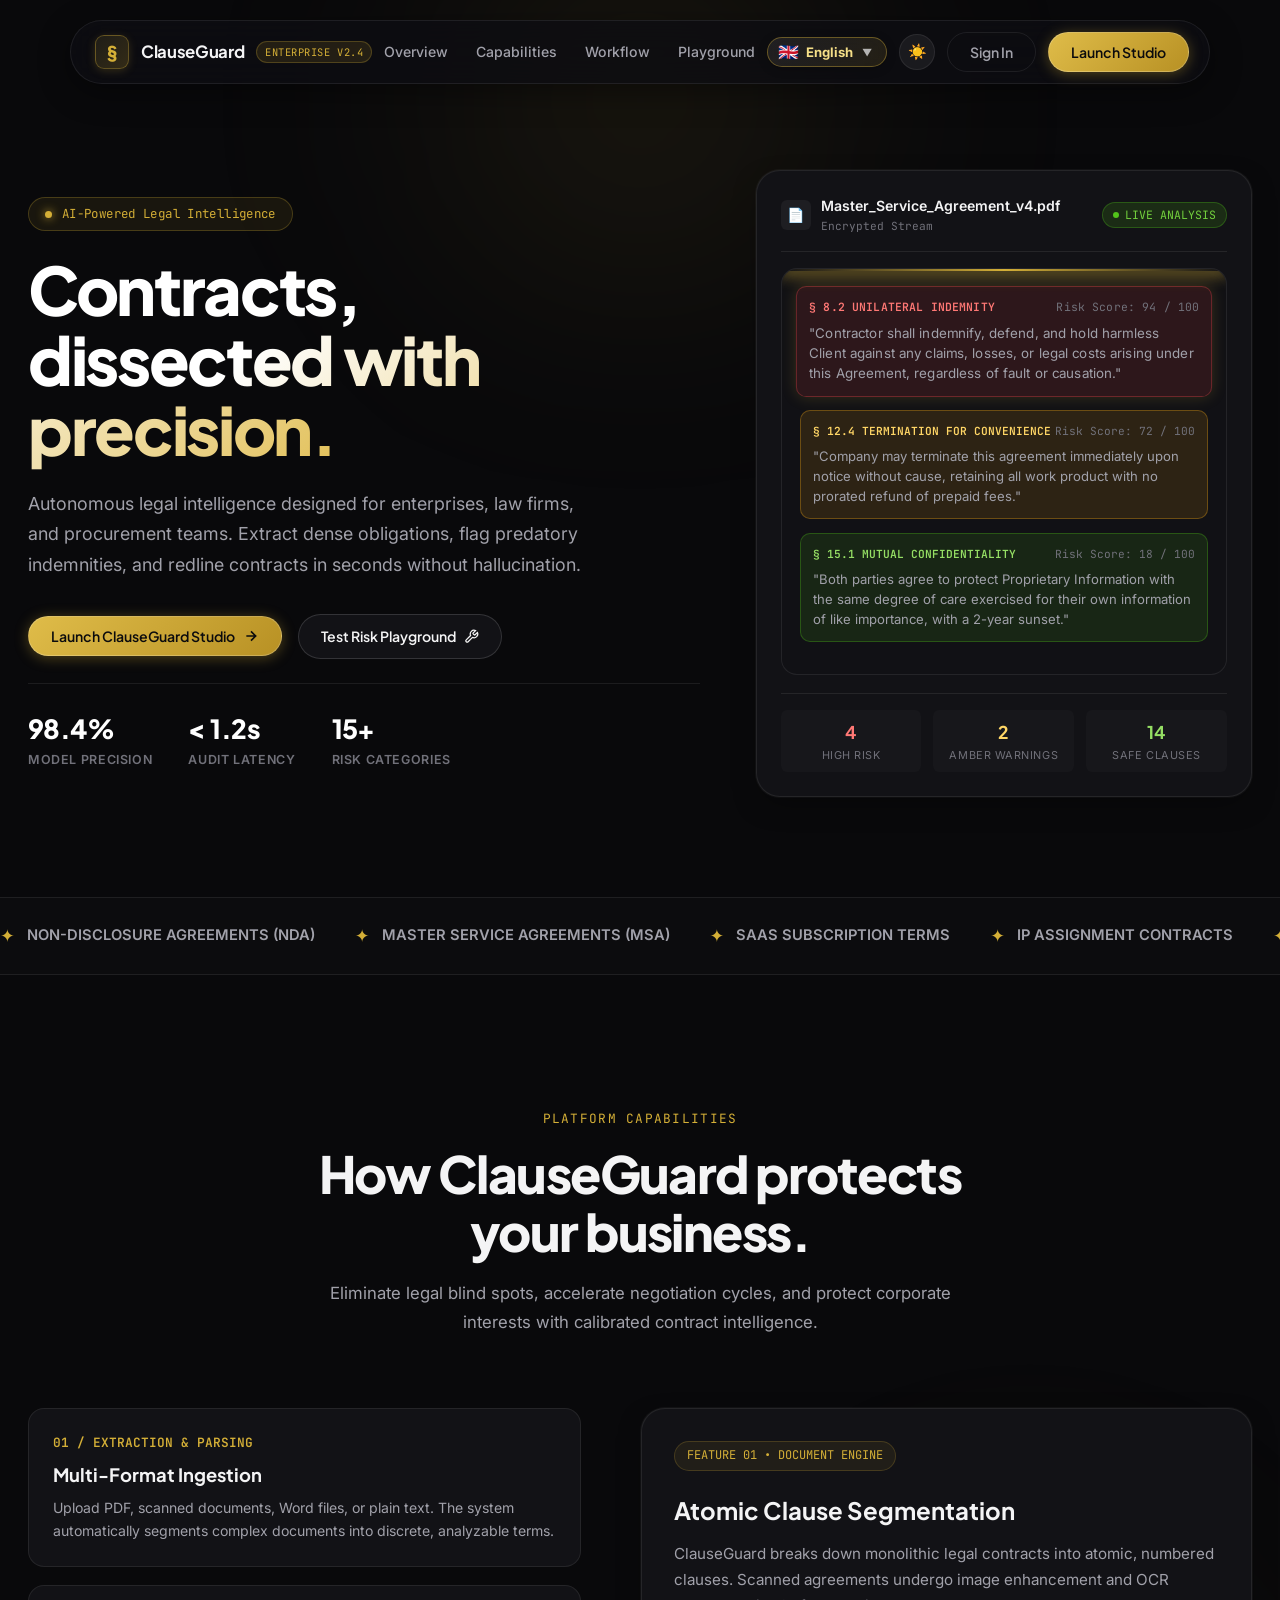
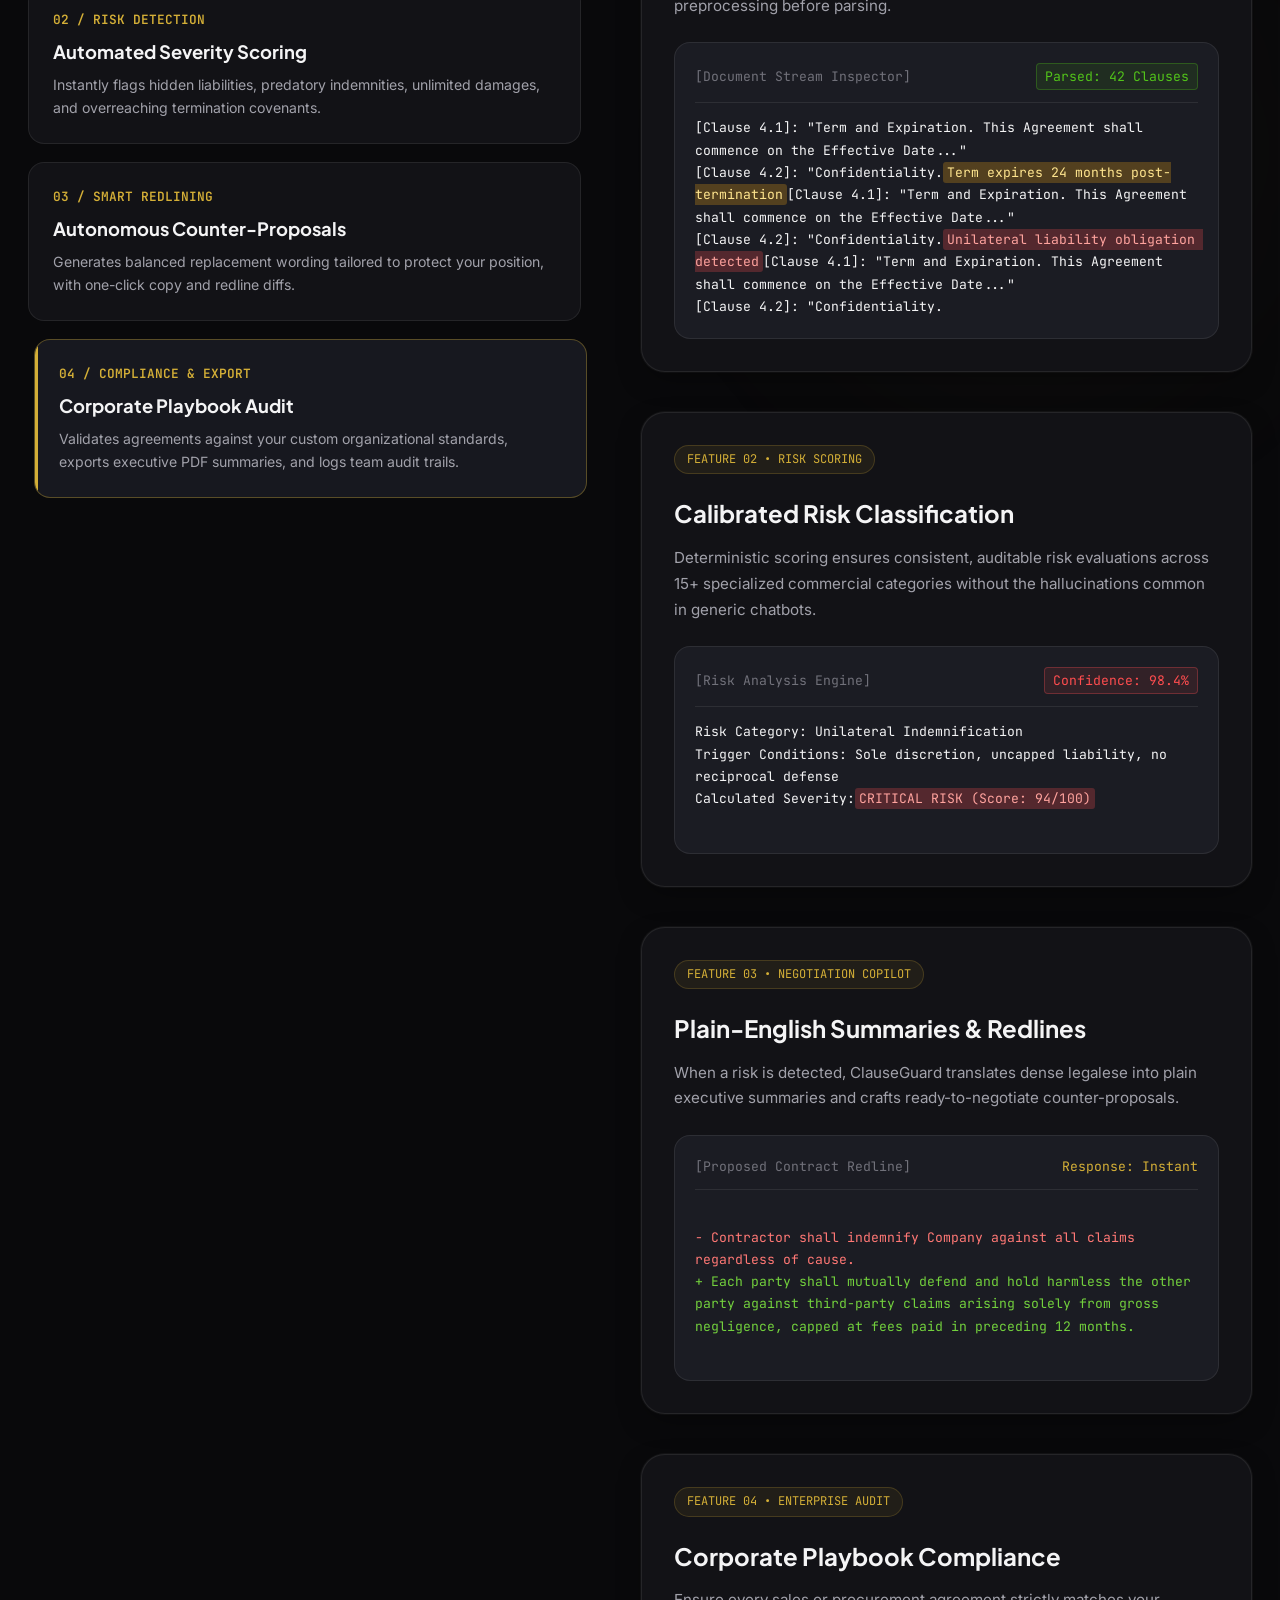
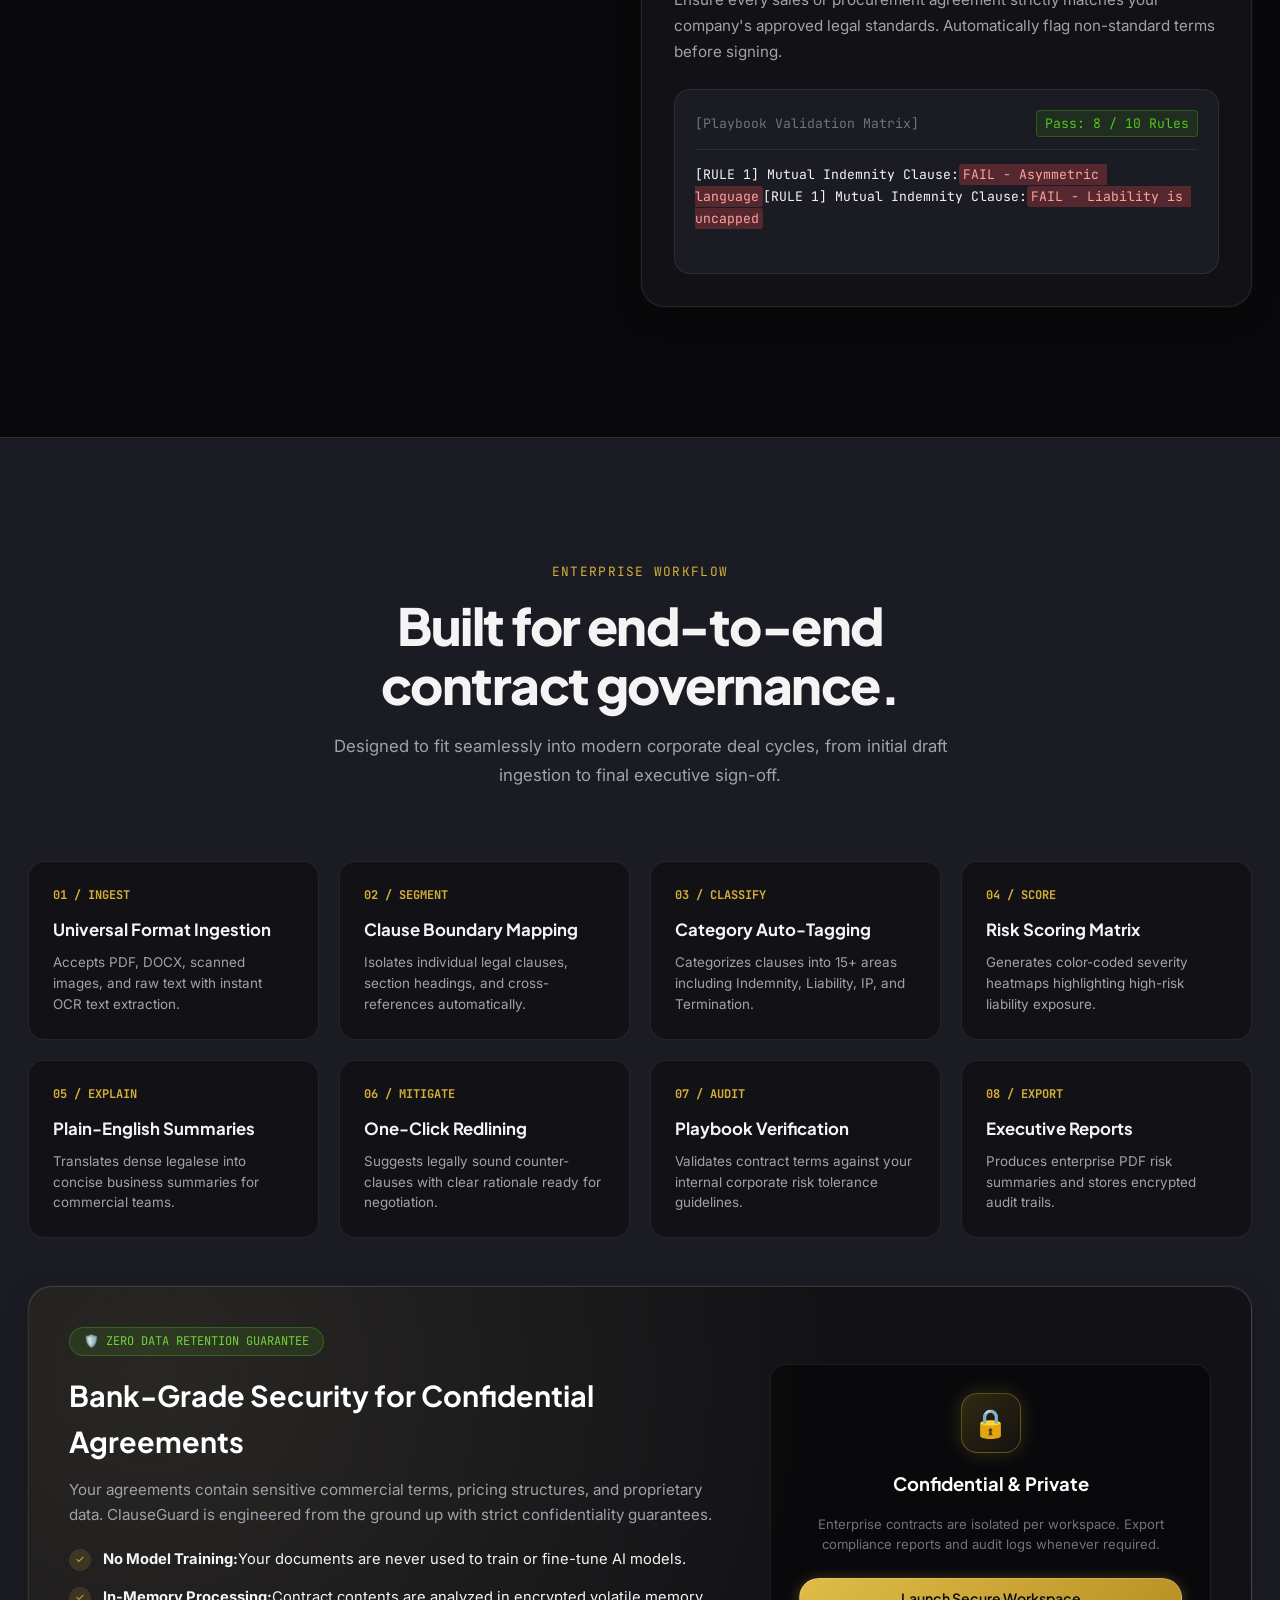
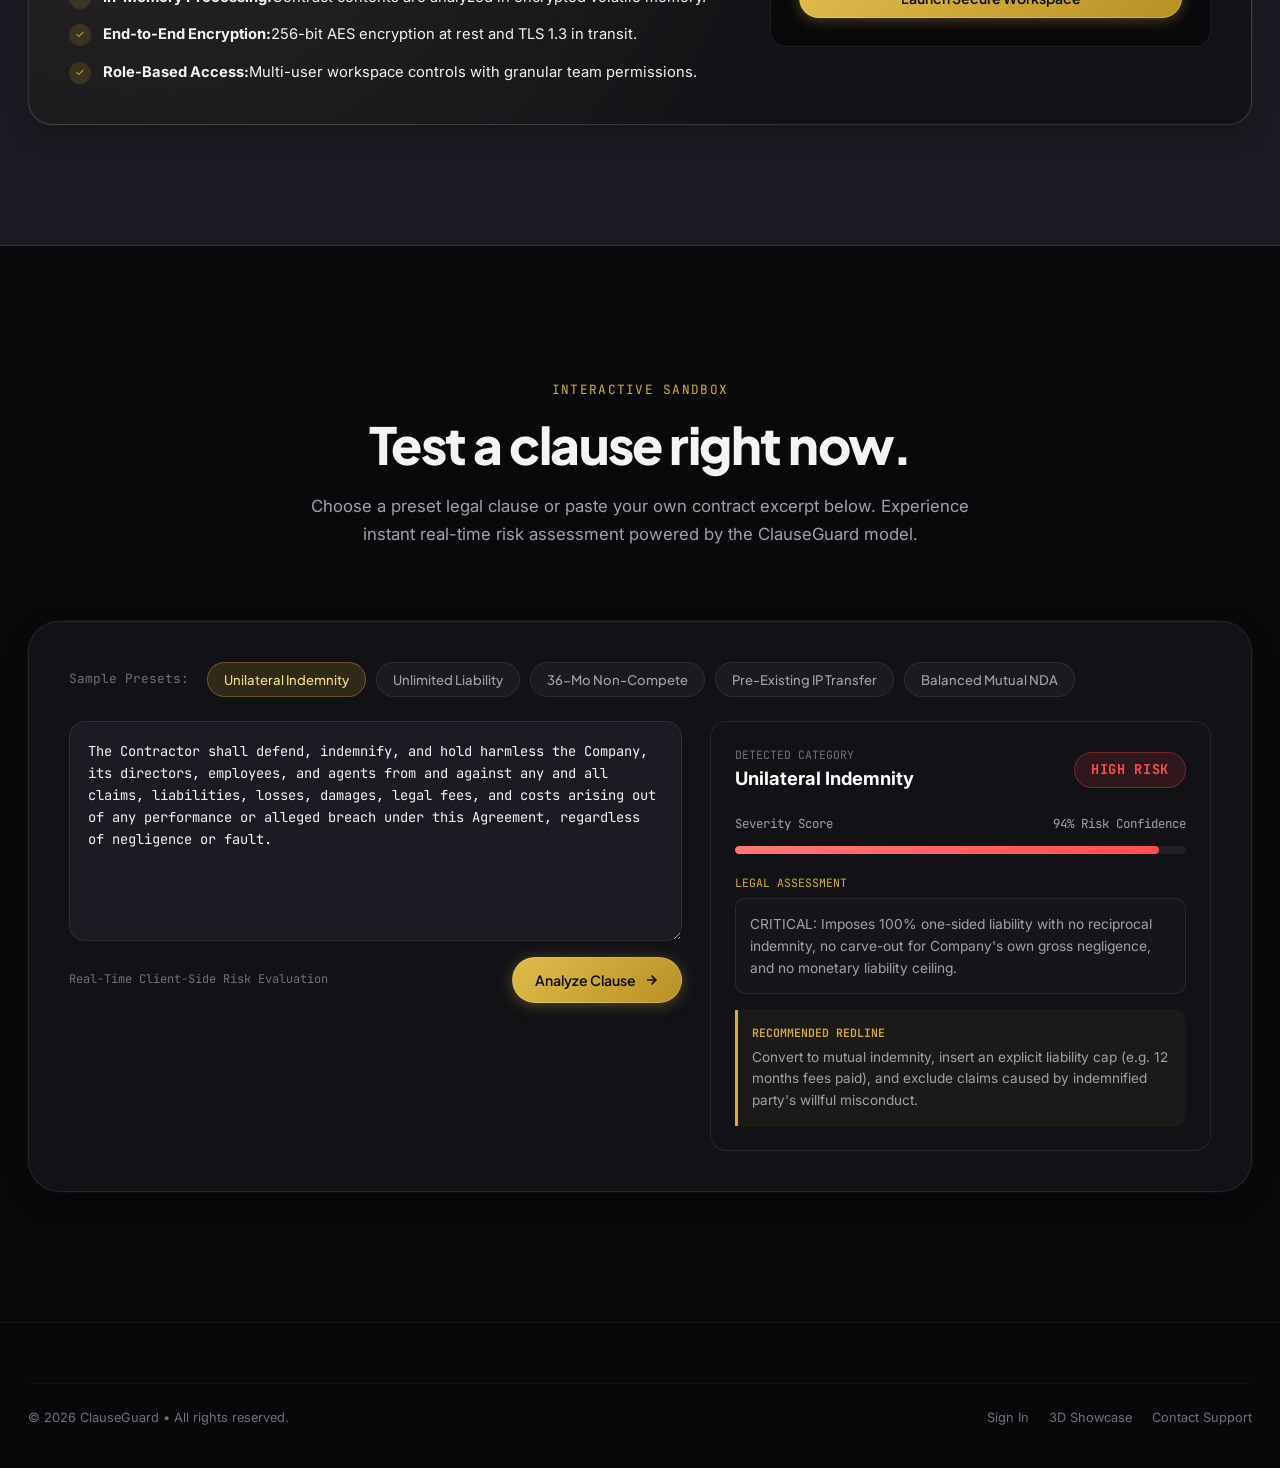
<file: templates/landing.html>
<!DOCTYPE html>
<html lang="en">
<head>
  <meta charset="UTF-8">
  <meta name="viewport" content="width=device-width, initial-scale=1.0">
  <meta name="description" content="ClauseGuard — AI-Powered Legal Intelligence. Dissect dense legal text, flag critical liability, and redline contracts with hybrid intelligence.">
  <title>ClauseGuard — AI-Powered Legal Intelligence</title>
  
  <link rel="preconnect" href="https://fonts.googleapis.com">
  <link rel="preconnect" href="https://fonts.gstatic.com" crossorigin>
  <link href="https://fonts.googleapis.com/css2?family=Plus+Jakarta+Sans:wght@300;400;500;600;700;800&family=Inter:wght@300;400;500;600;700&family=JetBrains+Mono:wght@400;500;600&display=swap" rel="stylesheet">
  <link rel="stylesheet" href="/static/css/portfolite_object.css">
  
  <script>
    (function() {
      var t = localStorage.getItem('cg-theme') || 'dark';
      document.documentElement.setAttribute('data-theme', t);
    })();
  </script>
</head>
<body>
  <div class="ambient-glow-top"></div>
  <div class="ambient-glow-mid"></div>

  <!-- Navigation -->
  <nav class="portfolite-nav" id="mainNav">
    <a href="/" class="nav-brand">
      <div class="nav-brand-logo">§</div>
      <span class="nav-brand-name">ClauseGuard</span>
      <span class="nav-brand-badge">Enterprise v2.4</span>
    </a>

    <ul class="nav-links">
      <li><a href="#overview" class="nav-link" data-i18n="nav.overview">Overview</a></li>
      <li><a href="#capabilities" class="nav-link" data-i18n="nav.capabilities">Capabilities</a></li>
      <li><a href="#workflow" class="nav-link" data-i18n="nav.workflow">Workflow</a></li>
      <li><a href="#sandbox" class="nav-link" data-i18n="nav.playground">Playground</a></li>
    </ul>

    <div class="nav-actions">
      <!-- Language Switcher -->
      <div id="landingLangMount" data-cg-lang-switcher></div>
      <button class="theme-toggle-btn" id="themeToggleBtn" aria-label="Toggle dark/light theme" title="Toggle dark/light theme">
        <span class="theme-icon icon-sun">☀️</span>
        <span class="theme-icon icon-moon">🌙</span>
      </button>
      <button class="btn-pill btn-pill-ghost" onclick="openAuthModal('login')" data-i18n="nav.signin">Sign In</button>
      <button class="btn-pill btn-pill-primary" onclick="openAuthModal('register')" data-i18n="nav.launch">Launch Studio</button>
    </div>
  </nav>

  <!-- Hero Section -->
  <header class="hero-section" id="overview">
    <div class="container">
      <div class="hero-grid">
        <div class="hero-content">
          <div class="hero-pill-tag">
            <span class="pill-dot"></span>
            <span data-i18n="hero.tag">AI-Powered Legal Intelligence</span>
          </div>

          <h1 class="hero-title">
            <span data-i18n="hero.title1">Contracts,</span> <br>
            <span class="hero-title-highlight" data-i18n="hero.title2">dissected with precision.</span>
          </h1>

          <p class="hero-subtitle" data-i18n="hero.subtitle">Autonomous legal intelligence designed for enterprises, law firms, and procurement teams. Extract dense obligations, flag predatory indemnities, and redline contracts in seconds without hallucination.</p>

          <div class="hero-ctas">
            <button class="btn-pill btn-pill-primary" onclick="openAuthModal('login')">
              <span data-i18n="hero.launch_studio">Launch ClauseGuard Studio</span>
              <svg width="16" height="16" viewBox="0 0 24 24" fill="none" stroke="currentColor" stroke-width="2.5"><path d="M5 12h14M12 5l7 7-7 7"/></svg>
            </button>
            <a href="#sandbox" class="btn-pill btn-pill-dark">
              <span data-i18n="hero.test_playground">Test Risk Playground</span>
              <svg width="15" height="15" viewBox="0 0 24 24" fill="none" stroke="currentColor" stroke-width="2"><path d="M14.7 6.3a1 1 0 0 0 0 1.4l1.6 1.6a1 1 0 0 0 1.4 0l3.77-3.77a6 6 0 0 1-7.94 7.94l-6.91 6.91a2.12 2.12 0 0 1-3-3l6.91-6.91a6 6 0 0 1 7.94-7.94l-3.76 3.76z"/></svg>
            </a>
          </div>

          <div class="hero-stats-row">
            <div class="hero-stat-item">
              <span class="hero-stat-value">98.4%</span>
              <span class="hero-stat-label" data-i18n="hero.model_precision">Model Precision</span>
            </div>
            <div class="hero-stat-item">
              <span class="hero-stat-value">&lt; 1.2s</span>
              <span class="hero-stat-label" data-i18n="hero.audit_latency">Audit Latency</span>
            </div>
            <div class="hero-stat-item">
              <span class="hero-stat-value">15+</span>
              <span class="hero-stat-label" data-i18n="hero.risk_categories">Risk Categories</span>
            </div>
          </div>
        </div>

        <div class="hero-visual-card">
          <div class="scanning-header">
            <div class="scan-doc-meta">
              <div class="scan-doc-icon">📄</div>
              <div>
                <div class="scan-doc-name">Master_Service_Agreement_v4.pdf</div>
                <div style="font-size:0.7rem; color:var(--text-muted); font-family:var(--font-mono);">Encrypted Stream</div>
              </div>
            </div>
            <div class="scan-status-badge">
              <span class="scan-live-dot"></span>
              <span data-i18n="hero.live_analysis">LIVE ANALYSIS</span>
            </div>
          </div>

          <div class="scan-content-window">
            <div class="laser-scanner"></div>

            <div class="clause-item-preview highlight-red" id="heroClause1">
              <div class="clause-header-mini">
                <span class="clause-tag red">§ 8.2 Unilateral Indemnity</span>
                <span class="clause-score">Risk Score: 94 / 100</span>
              </div>
              <p class="clause-snippet-text">
                "Contractor shall indemnify, defend, and hold harmless Client against any claims, losses, or legal costs arising under this Agreement, regardless of fault or causation."
              </p>
            </div>

            <div class="clause-item-preview highlight-gold" id="heroClause2">
              <div class="clause-header-mini">
                <span class="clause-tag gold">§ 12.4 Termination for Convenience</span>
                <span class="clause-score">Risk Score: 72 / 100</span>
              </div>
              <p class="clause-snippet-text">
                "Company may terminate this agreement immediately upon notice without cause, retaining all work product with no prorated refund of prepaid fees."
              </p>
            </div>

            <div class="clause-item-preview highlight-green" id="heroClause3">
              <div class="clause-header-mini">
                <span class="clause-tag green">§ 15.1 Mutual Confidentiality</span>
                <span class="clause-score">Risk Score: 18 / 100</span>
              </div>
              <p class="clause-snippet-text">
                "Both parties agree to protect Proprietary Information with the same degree of care exercised for their own information of like importance, with a 2-year sunset."
              </p>
            </div>
          </div>

          <div class="scan-card-footer">
            <div class="card-mini-metric">
              <div class="metric-num" style="color:#ff7875;">4</div>
              <div class="metric-lbl" data-i18n="hero.high_risk">High Risk</div>
            </div>
            <div class="card-mini-metric">
              <div class="metric-num" style="color:#ffd666;">2</div>
              <div class="metric-lbl" data-i18n="hero.amber_warnings">Amber Warnings</div>
            </div>
            <div class="card-mini-metric">
              <div class="metric-num" style="color:#95de64;">14</div>
              <div class="metric-lbl" data-i18n="hero.safe_clauses">Safe Clauses</div>
            </div>
          </div>
        </div>
      </div>
    </div>
  </header>

  <!-- Marquee Ticker -->
  <section class="ticker-section">
    <div class="ticker-track">
      <div class="ticker-item"><span class="ticker-bullet">✦</span> NON-DISCLOSURE AGREEMENTS (NDA)</div>
      <div class="ticker-item"><span class="ticker-bullet">✦</span> MASTER SERVICE AGREEMENTS (MSA)</div>
      <div class="ticker-item"><span class="ticker-bullet">✦</span> SAAS SUBSCRIPTION TERMS</div>
      <div class="ticker-item"><span class="ticker-bullet">✦</span> IP ASSIGNMENT CONTRACTS</div>
      <div class="ticker-item"><span class="ticker-bullet">✦</span> EMPLOYMENT &amp; NON-COMPETE</div>
      <div class="ticker-item"><span class="ticker-bullet">✦</span> PROCUREMENT SLAS</div>
      <div class="ticker-item"><span class="ticker-bullet">✦</span> 98.4% CLASSIFIER ACCURACY</div>
      <div class="ticker-item"><span class="ticker-bullet">✦</span> ZERO DATA RETENTION GUARANTEE</div>
      <div class="ticker-item"><span class="ticker-bullet">✦</span> 50,000+ CLAUSES PROCESSED</div>
    </div>
  </section>

  <!-- Capabilities Split Showcase -->
  <section class="capabilities-section" id="capabilities">
    <div class="container">
      <div class="section-head">
        <span class="section-eyebrow" data-i18n="cap.eyebrow">Platform Capabilities</span>
        <h2 class="section-heading" data-i18n="cap.heading">How ClauseGuard protects your business.</h2>
        <p class="section-lead" data-i18n="cap.lead">Eliminate legal blind spots, accelerate negotiation cycles, and protect corporate interests with calibrated contract intelligence.</p>
      </div>

      <div class="split-showcase-grid">
        <div class="sticky-nav-column">
          <div class="step-nav-card active" data-step="1">
            <span class="step-num" data-i18n="cap.step1_num">01 / EXTRACTION &amp; PARSING</span>
            <h3 class="step-title" data-i18n="cap.step1_title">Multi-Format Ingestion</h3>
            <p class="step-desc" data-i18n="cap.step1_desc">Upload PDF, scanned documents, Word files, or plain text with automated clause boundary segmentation.</p>
          </div>

          <div class="step-nav-card" data-step="2">
            <span class="step-num" data-i18n="cap.step2_num">02 / RISK DETECTION</span>
            <h3 class="step-title" data-i18n="cap.step2_title">Automated Severity Scoring</h3>
            <p class="step-desc" data-i18n="cap.step2_desc">Instantly flags hidden liabilities, predatory indemnities, unlimited damages, and overreaching termination terms.</p>
          </div>

          <div class="step-nav-card" data-step="3">
            <span class="step-num" data-i18n="cap.step3_num">03 / SMART REDLINING</span>
            <h3 class="step-title" data-i18n="cap.step3_title">Autonomous Counter-Proposals</h3>
            <p class="step-desc" data-i18n="cap.step3_desc">Generates balanced replacement wording tailored to protect your position, with one-click copy and redline diffs.</p>
          </div>

          <div class="step-nav-card" data-step="4">
            <span class="step-num" data-i18n="cap.step4_num">04 / COMPLIANCE &amp; EXPORT</span>
            <h3 class="step-title" data-i18n="cap.step4_title">Corporate Playbook Audit</h3>
            <p class="step-desc" data-i18n="cap.step4_desc">Validates agreements against your custom organizational standards, exports executive PDF summaries, and logs audit trails.</p>
          </div>
        </div>

        <div class="split-content-column">
          <div class="capability-detail-card" id="capDetail1">
            <span class="card-top-tag">FEATURE 01 • DOCUMENT ENGINE</span>
            <h3 class="card-title-lg">Atomic Clause Segmentation</h3>
            <p class="card-paragraph">
              ClauseGuard breaks down monolithic legal contracts into atomic, numbered clauses. Scanned agreements undergo image enhancement and OCR preprocessing before parsing.
            </p>
            <div class="interactive-mockup">
              <div class="mockup-header">
                <span>[Document Stream Inspector]</span>
                <span class="code-safe-flag">Parsed: 42 Clauses</span>
              </div>
              <div class="mockup-body">
[Clause 4.1]: "Term and Expiration. This Agreement shall commence on the Effective Date..."
[Clause 4.2]: "Confidentiality. <mark class="warning">Term expires 24 months post-termination</mark>..."
[Clause 5.1]: "Indemnification: <mark class="danger">Unilateral liability obligation detected</mark>..."
              </div>
            </div>
          </div>

          <div class="capability-detail-card" id="capDetail2">
            <span class="card-top-tag">FEATURE 02 • RISK SCORING</span>
            <h3 class="card-title-lg">Calibrated Risk Classification</h3>
            <p class="card-paragraph">
              Deterministic scoring ensures consistent, auditable risk evaluations across 15+ specialized commercial categories without the hallucinations common in generic chatbots.
            </p>
            <div class="interactive-mockup">
              <div class="mockup-header">
                <span>[Risk Analysis Engine]</span>
                <span class="code-risk-flag">Confidence: 98.4%</span>
              </div>
              <div class="mockup-body">
Risk Category: Unilateral Indemnification
Trigger Conditions: Sole discretion, uncapped liability, no reciprocal defense
Calculated Severity: <mark class="danger">CRITICAL RISK (Score: 94/100)</mark>
              </div>
            </div>
          </div>

          <div class="capability-detail-card" id="capDetail3">
            <span class="card-top-tag">FEATURE 03 • NEGOTIATION COPILOT</span>
            <h3 class="card-title-lg">Plain-English Summaries &amp; Redlines</h3>
            <p class="card-paragraph">
              When a risk is detected, ClauseGuard translates dense legalese into plain executive summaries and crafts ready-to-negotiate counter-proposals.
            </p>
            <div class="interactive-mockup">
              <div class="mockup-header">
                <span>[Proposed Contract Redline]</span>
                <span style="color:var(--gold);">Response: Instant</span>
              </div>
              <div class="mockup-body">
<span style="color:#ff7875;">- Contractor shall indemnify Company against all claims regardless of cause.</span>
<span style="color:#73d13d;">+ Each party shall mutually defend and hold harmless the other party against third-party claims arising solely from gross negligence, capped at fees paid in preceding 12 months.</span>
              </div>
            </div>
          </div>

          <div class="capability-detail-card" id="capDetail4">
            <span class="card-top-tag">FEATURE 04 • ENTERPRISE AUDIT</span>
            <h3 class="card-title-lg">Corporate Playbook Compliance</h3>
            <p class="card-paragraph">
              Ensure every sales or procurement agreement strictly matches your company's approved legal standards. Automatically flag non-standard terms before signing.
            </p>
            <div class="interactive-mockup">
              <div class="mockup-header">
                <span>[Playbook Validation Matrix]</span>
                <span class="code-safe-flag">Pass: 8 / 10 Rules</span>
              </div>
              <div class="mockup-body">
[RULE 1] Mutual Indemnity Clause: <mark class="danger">FAIL - Asymmetric language</mark>
[RULE 2] Cap at 1x Annual Fees: <mark class="danger">FAIL - Liability is uncapped</mark>
              </div>
            </div>
          </div>
        </div>
      </div>
    </div>
  </section>

  <!-- Enterprise Workflow & Security -->
  <section class="architecture-section" id="workflow">
    <div class="container">
      <div class="section-head">
        <span class="section-eyebrow" data-i18n="wf.eyebrow">Enterprise Workflow</span>
        <h2 class="section-heading" data-i18n="wf.heading">Built for end-to-end contract governance.</h2>
        <p class="section-lead" data-i18n="wf.lead">Designed to fit seamlessly into modern corporate deal cycles, from initial draft ingestion to final executive sign-off.</p>
      </div>

      <div class="bento-pipeline-grid">
        <div class="bento-node">
          <span class="bento-node-num">01 / INGEST</span>
          <h4 class="bento-node-title">Universal Format Ingestion</h4>
          <p class="bento-node-desc">Accepts PDF, DOCX, scanned images, and raw text with instant OCR text extraction.</p>
        </div>
        <div class="bento-node">
          <span class="bento-node-num">02 / SEGMENT</span>
          <h4 class="bento-node-title">Clause Boundary Mapping</h4>
          <p class="bento-node-desc">Isolates individual legal clauses, section headings, and cross-references automatically.</p>
        </div>
        <div class="bento-node">
          <span class="bento-node-num">03 / CLASSIFY</span>
          <h4 class="bento-node-title">Category Auto-Tagging</h4>
          <p class="bento-node-desc">Categorizes clauses into 15+ areas including Indemnity, Liability, IP, and Termination.</p>
        </div>
        <div class="bento-node">
          <span class="bento-node-num">04 / SCORE</span>
          <h4 class="bento-node-title">Risk Scoring Matrix</h4>
          <p class="bento-node-desc">Generates color-coded severity heatmaps highlighting high-risk liability exposure.</p>
        </div>
        <div class="bento-node">
          <span class="bento-node-num">05 / EXPLAIN</span>
          <h4 class="bento-node-title">Plain-English Summaries</h4>
          <p class="bento-node-desc">Translates dense legalese into concise business summaries for commercial teams.</p>
        </div>
        <div class="bento-node">
          <span class="bento-node-num">06 / MITIGATE</span>
          <h4 class="bento-node-title">One-Click Redlining</h4>
          <p class="bento-node-desc">Suggests legally sound counter-clauses with clear rationale ready for negotiation.</p>
        </div>
        <div class="bento-node">
          <span class="bento-node-num">07 / AUDIT</span>
          <h4 class="bento-node-title">Playbook Verification</h4>
          <p class="bento-node-desc">Validates contract terms against your internal corporate risk tolerance guidelines.</p>
        </div>
        <div class="bento-node">
          <span class="bento-node-num">08 / EXPORT</span>
          <h4 class="bento-node-title">Executive Reports</h4>
          <p class="bento-node-desc">Produces enterprise PDF risk summaries and stores encrypted audit trails.</p>
        </div>
      </div>

      <div class="security-highlight-card">
        <div>
          <div class="security-badge">
            <span data-i18n="wf.sec_badge">🛡️ ZERO DATA RETENTION GUARANTEE</span>
          </div>
          <h3 style="font-family:var(--font-display); font-size:1.8rem; color:#fff; font-weight:700; margin-bottom:12px;" data-i18n="wf.sec_title">Bank-Grade Security for Confidential Agreements</h3>
          <p style="color:var(--text-secondary); line-height:1.7; font-size:0.95rem;" data-i18n="wf.sec_desc">Your agreements contain sensitive commercial terms, pricing structures, and proprietary data. ClauseGuard is engineered with strict confidentiality guarantees.</p>
          <div class="security-checklist">
            <div class="security-check-item">
              <div class="security-check-icon">✓</div>
              <span><strong>No Model Training:</strong> Your documents are never used to train or fine-tune AI models.</span>
            </div>
            <div class="security-check-item">
              <div class="security-check-icon">✓</div>
              <span><strong>In-Memory Processing:</strong> Contract contents are analyzed in encrypted volatile memory.</span>
            </div>
            <div class="security-check-item">
              <div class="security-check-icon">✓</div>
              <span><strong>End-to-End Encryption:</strong> 256-bit AES encryption at rest and TLS 1.3 in transit.</span>
            </div>
            <div class="security-check-item">
              <div class="security-check-icon">✓</div>
              <span><strong>Role-Based Access:</strong> Multi-user workspace controls with granular team permissions.</span>
            </div>
          </div>
        </div>

        <div class="security-shield-visual">
          <div class="shield-icon-lg">🔒</div>
          <div style="font-family:var(--font-display); font-size:1.15rem; font-weight:700; color:#fff;">Confidential &amp; Private</div>
          <p style="font-size:0.82rem; color:var(--text-muted); line-height:1.5;">
            Enterprise contracts are isolated per workspace. Export compliance reports and audit logs whenever required.
          </p>
          <button class="btn-pill btn-pill-primary" style="margin-top:8px;" onclick="openAuthModal('register')">
            Launch Secure Workspace
          </button>
        </div>
      </div>
    </div>
  </section>

  <!-- Sandbox Section -->
  <section class="sandbox-section" id="sandbox">
    <div class="container">
      <div class="section-head">
        <span class="section-eyebrow" data-i18n="sb.eyebrow">Interactive Sandbox</span>
        <h2 class="section-heading" data-i18n="sb.heading">Test a clause right now.</h2>
        <p class="section-lead" data-i18n="sb.lead">Choose a preset legal clause or paste your own contract excerpt below. Experience instant real-time risk assessment.</p>
      </div>

      <div class="sandbox-container">
        <div class="sandbox-presets">
          <span style="font-size:0.8rem; color:var(--text-muted); align-self:center; margin-right:8px; font-family:var(--font-mono);" data-i18n="sb.presets_label">Sample Presets:</span>
          <button class="preset-btn active" data-preset="indemnity" onclick="loadPreset('indemnity')" data-i18n="sb.p_indemnity">Unilateral Indemnity</button>
          <button class="preset-btn" data-preset="liability" onclick="loadPreset('liability')" data-i18n="sb.p_liability">Unlimited Liability</button>
          <button class="preset-btn" data-preset="noncompete" onclick="loadPreset('noncompete')" data-i18n="sb.p_noncompete">36-Mo Non-Compete</button>
          <button class="preset-btn" data-preset="ip" onclick="loadPreset('ip')" data-i18n="sb.p_ip">Pre-Existing IP Transfer</button>
          <button class="preset-btn" data-preset="safe" onclick="loadPreset('safe')" data-i18n="sb.p_safe">Balanced Mutual NDA</button>
        </div>

        <div class="sandbox-editor-grid">
          <div class="sandbox-input-panel">
            <textarea class="sandbox-textarea" id="sandboxText" data-i18n="sb.placeholder" placeholder="Paste any contract clause or text here to dissect risk..."></textarea>
            <div style="display:flex; justify-content:space-between; align-items:center;">
              <span style="font-size:0.75rem; color:var(--text-muted); font-family:var(--font-mono);">Real-Time Client-Side Risk Evaluation</span>
              <button class="btn-pill btn-pill-primary" id="analyzeBtn">
                <span data-i18n="sb.analyze_btn">Analyze Clause</span>
                <svg width="15" height="24" viewBox="0 0 24 24" fill="none" stroke="currentColor" stroke-width="2.5"><path d="M5 12h14M12 5l7 7-7 7"/></svg>
              </button>
            </div>
          </div>

          <div class="sandbox-result-panel">
            <div>
              <div class="result-card-header">
                <div>
                  <div style="font-size:0.72rem; color:var(--text-muted); font-family:var(--font-mono); text-transform:uppercase;" data-i18n="sb.detected_cat">Detected Category</div>
                  <div style="font-size:1.15rem; font-weight:700; color:#fff;" id="resultCategory">Unilateral Indemnity</div>
                </div>
                <div class="risk-level-badge high" id="resultBadge" data-i18n="sb.high_risk">High Risk</div>
              </div>

              <div class="risk-meters-container" style="margin-top:20px;">
                <div class="risk-bar-label-row">
                  <span>Severity Score</span>
                  <span id="resultScore">94% Risk Confidence</span>
                </div>
                <div class="risk-progress-track">
                  <div class="risk-progress-fill high" id="resultFill" style="width:94%;"></div>
                </div>
              </div>

              <div style="margin-top:20px;">
                <div style="font-size:0.72rem; color:var(--gold); font-family:var(--font-mono); text-transform:uppercase; margin-bottom:6px;">Legal Assessment</div>
                <div class="risk-reason-text" id="resultReason">
                  CRITICAL: Imposes 100% one-sided liability with no reciprocal indemnity, no carve-out for Company's own gross negligence, and no monetary liability ceiling.
                </div>
              </div>
            </div>

            <div class="ai-recommendation-box" style="margin:0;">
              <span class="ai-box-label">Recommended Redline</span>
              <span id="resultAdvice" style="font-size:0.85rem; color:var(--text-secondary); line-height:1.5;">
                Convert to mutual indemnity, insert an explicit liability cap (e.g. 12 months fees paid), and exclude claims caused by indemnified party's willful misconduct.
              </span>
            </div>
          </div>
        </div>
      </div>
    </div>
  </section>

  <!-- Footer -->
  <footer class="portfolite-footer">
    <div class="container">
      <div class="footer-bottom-bar">
        <div>&copy; 2026 ClauseGuard • All rights reserved.</div>
        <div style="display:flex; gap:20px;">
          <a href="/login" style="color:var(--text-muted); text-decoration:none;">Sign In</a>
          <a href="/3d" style="color:var(--text-muted); text-decoration:none;">3D Showcase</a>
          <a href="mailto:support@clauseguard.io" style="color:var(--text-muted); text-decoration:none;">Contact Support</a>
        </div>
      </div>
    </div>
  </footer>

  <!-- Auth Modal -->
  <div class="auth-modal-backdrop" id="authModal">
    <div class="auth-modal-card">
      <button class="modal-close-btn" onclick="closeAuthModal()" aria-label="Close dialog">✕</button>
      <div style="text-align:center;">
        <div class="nav-brand-logo" style="margin:0 auto 12px; width:44px; height:44px; font-size:24px;">§</div>
        <h3 style="font-family:var(--font-display); font-size:1.4rem; font-weight:700; color:#fff;" id="modalTitle">Sign In to ClauseGuard</h3>
        <p style="font-size:0.84rem; color:var(--text-secondary); margin-top:4px;" id="modalSubtitle">Access your contract audits, workspaces, and team playbooks.</p>
      </div>

      <div class="modal-tabs">
        <button class="modal-tab-btn active" id="modalTabLogin" onclick="switchAuthTab('login')">Sign In</button>
        <button class="modal-tab-btn" id="modalTabSignup" onclick="switchAuthTab('signup')">Create Account</button>
      </div>

      <!-- Clean Alert Container -->
      <div class="form-alert error" id="authErrorAlert" style="display:none;"></div>

      <form class="auth-form" id="formLogin" method="POST" action="/login">
        <div class="form-group">
          <label class="form-label" for="loginUsername">Username or Email</label>
          <input type="text" id="loginUsername" name="username" class="form-input" placeholder="admin or you@company.com" required autocomplete="username">
        </div>
        <div class="form-group">
          <label class="form-label" for="loginPassword">Password</label>
          <input type="password" id="loginPassword" name="password" class="form-input" placeholder="••••••••" required autocomplete="current-password">
        </div>
        <button type="submit" class="btn-pill btn-pill-primary" style="width:100%; margin-top:8px; padding:12px;">
          <span>Sign In to Dashboard →</span>
        </button>
      </form>

      <form class="auth-form" id="formSignup" method="POST" action="/register" style="display:none;">
        <div class="form-group">
          <label class="form-label" for="regUsername">Username</label>
          <input type="text" id="regUsername" name="username" class="form-input" placeholder="Choose a username" required autocomplete="username">
        </div>
        <div class="form-group">
          <label class="form-label" for="regEmail">Work Email</label>
          <input type="email" id="regEmail" name="email" class="form-input" placeholder="name@company.com" required autocomplete="email">
        </div>
        <div class="form-group">
          <label class="form-label" for="regPassword">Password</label>
          <input type="password" id="regPassword" name="password" class="form-input" placeholder="Minimum 6 characters" required autocomplete="new-password">
        </div>
        <button type="submit" class="btn-pill btn-pill-primary" style="width:100%; margin-top:8px; padding:12px;">
          <span>Create Account &amp; Launch →</span>
        </button>
      </form>
    </div>
  </div>

  <script src="/static/js/portfolite_flow.js"></script>
  <script src="/static/js/i18n.js"></script>
</body>
</html>
</file>
<file: static/css/portfolite_object.css>
/* ═══════════════════════════════════════════════════════════════
   CLAUSEGUARD — PORTFOLITE VISUALS & OBJECT STUDIO FLOW
   Design System: Portfolite (Minimal Dark Obsidian & Gold)
   Flow & Interaction: Object Studio (Kinetic Scrollytelling & Split Showcase)
   ═══════════════════════════════════════════════════════════════ */

@import url('https://fonts.googleapis.com/css2?family=Plus+Jakarta+Sans:wght@300;400;500;600;700;800&family=Inter:wght@300;400;500;600;700&family=JetBrains+Mono:wght@400;500;600&display=swap');

:root {
  /* Portfolite Dark Obsidian Core */
  --bg-dark: #09090b;
  --bg-card: #121216;
  --bg-card-hover: #17181f;
  --bg-elevated: #1b1c23;
  --bg-glass: rgba(18, 18, 22, 0.75);
  
  /* Portfolite Champagne Gold & Accents */
  --gold: #D4AF37;
  --gold-bright: #F5DE88;
  --gold-muted: #8F7626;
  --gold-glow: rgba(212, 175, 55, 0.16);
  --gold-border: rgba(212, 175, 55, 0.35);

  /* Status Colors */
  --risk-high: #ff4d4f;
  --risk-high-bg: rgba(255, 77, 79, 0.12);
  --risk-high-border: rgba(255, 77, 79, 0.3);
  --risk-med: #faad14;
  --risk-med-bg: rgba(250, 173, 20, 0.12);
  --risk-med-border: rgba(250, 173, 20, 0.3);
  --risk-low: #52c41a;
  --risk-low-bg: rgba(82, 196, 26, 0.12);
  --risk-low-border: rgba(82, 196, 26, 0.3);

  /* Text Colors */
  --text-primary: #f4f4f5;
  --text-secondary: #a1a1aa;
  --text-muted: #71717a;
  --text-subtle: #52525b;

  /* Hairline Borders & Glass */
  --border-subtle: rgba(255, 255, 255, 0.08);
  --border-light: rgba(255, 255, 255, 0.14);
  --border-focus: rgba(212, 175, 55, 0.5);

  /* Typography */
  --font-display: 'Plus Jakarta Sans', system-ui, -apple-system, sans-serif;
  --font-body: 'Inter', system-ui, -apple-system, sans-serif;
  --font-mono: 'JetBrains Mono', monospace;

  /* Radii & Shadows */
  --radius-xs: 6px;
  --radius-sm: 10px;
  --radius-md: 16px;
  --radius-lg: 24px;
  --radius-xl: 32px;
  --radius-full: 9999px;

  --shadow-bento: 0 10px 30px -10px rgba(0, 0, 0, 0.5), 0 0 1px 1px rgba(255, 255, 255, 0.05);
  --shadow-glow: 0 0 40px -10px rgba(212, 175, 55, 0.25);
  --ease-spring: cubic-bezier(0.16, 1, 0.3, 1);
}

/* ═══════════════════════════════════════════════════════════════
   LIGHT THEME DESIGN TOKENS
   ═══════════════════════════════════════════════════════════════ */
[data-theme="light"] {
  --bg-dark: #f8f8f5;
  --bg-card: #ffffff;
  --bg-card-hover: #f4f3ef;
  --bg-elevated: #ecebe6;
  --bg-glass: rgba(255, 255, 255, 0.88);

  --gold: #A27618;
  --gold-bright: #8B6508;
  --gold-muted: #594205;
  --gold-glow: rgba(162, 118, 24, 0.15);
  --gold-border: rgba(162, 118, 24, 0.35);

  --text-primary: #111114;
  --text-secondary: #4a4a52;
  --text-muted: #71717a;
  --text-subtle: #8e8e96;

  --border-subtle: rgba(0, 0, 0, 0.08);
  --border-light: rgba(0, 0, 0, 0.15);
  --border-focus: rgba(162, 118, 24, 0.5);

  --shadow-bento: 0 10px 30px -10px rgba(0, 0, 0, 0.08), 0 0 1px 1px rgba(0, 0, 0, 0.05);
  --shadow-glow: 0 0 40px -10px rgba(162, 118, 24, 0.2);
}

[data-theme="light"] html {
  color-scheme: light;
}

[data-theme="light"] .hero-title {
  color: #111114;
}

[data-theme="light"] .hero-title-highlight {
  background: linear-gradient(135deg, #111114 30%, #a27618 100%);
  -webkit-background-clip: text;
  -webkit-text-fill-color: transparent;
}

/* hero-stat-value keeps #fff in dark and uses variable in light */
[data-theme="light"] .hero-stat-value,
[data-theme="light"] .scan-doc-name {
  color: #111114;
}

[data-theme="light"] .portfolite-nav {
  background: rgba(255, 255, 255, 0.86);
  border-color: rgba(0, 0, 0, 0.1);
  box-shadow: 0 8px 32px rgba(0, 0, 0, 0.06);
}

[data-theme="light"] .ambient-glow-top {
  background: radial-gradient(circle, rgba(162, 118, 24, 0.08) 0%, transparent 70%);
}

[data-theme="light"] .scan-content-window {
  background: #fbfbfa;
  border-color: rgba(0, 0, 0, 0.08);
}

[data-theme="light"] .clause-item-preview {
  background: rgba(0, 0, 0, 0.02);
}

[data-theme="light"] .clause-snippet-text {
  color: #27272a;
}

[data-theme="light"] .ticker-section {
  background: rgba(240, 239, 234, 0.8);
  border-color: rgba(0, 0, 0, 0.08);
}

[data-theme="light"] .ticker-item {
  color: #3f3f46;
}

[data-theme="light"] .interactive-mockup {
  background: #f0efe9;
  border-color: rgba(0, 0, 0, 0.1);
}

[data-theme="light"] .interactive-mockup .mockup-body {
  color: #1f2937;
}

/* Architecture / workflow band */
[data-theme="light"] .architecture-section {
  background: #edece6;
}

/* Capability cards */
[data-theme="light"] .capability-detail-card,
[data-theme="light"] .step-nav-card {
  background: #ffffff;
  border-color: rgba(0, 0, 0, 0.1);
}

[data-theme="light"] .step-nav-card.active,
[data-theme="light"] .step-nav-card:hover {
  background: #f5f4ee;
  border-color: rgba(162, 118, 24, 0.35);
}

/* Security section */
[data-theme="light"] .security-highlight-card {
  background: radial-gradient(circle at 10% 20%, rgba(162, 118, 24, 0.06) 0%, #ffffff 60%);
  border-color: rgba(0, 0, 0, 0.1);
}

[data-theme="light"] .security-shield-visual {
  background: #ffffff;
  border-color: rgba(0, 0, 0, 0.1);
}

/* Sandbox */
[data-theme="light"] .sandbox-textarea {
  background: #ffffff;
  color: #18181b;
  border-color: rgba(0, 0, 0, 0.12);
}

[data-theme="light"] .sandbox-result-panel {
  background: #f7f6f0;
  border-color: rgba(0, 0, 0, 0.1);
}

[data-theme="light"] .sandbox-container {
  background: #ffffff;
  border-color: rgba(0, 0, 0, 0.1);
}

[data-theme="light"] .risk-reason-text {
  background: rgba(0, 0, 0, 0.03);
  color: #27272a;
}

[data-theme="light"] .risk-progress-track {
  background: rgba(0, 0, 0, 0.08);
}

/* Footer */
[data-theme="light"] .portfolite-footer {
  background: #efeee8;
  border-color: rgba(0, 0, 0, 0.08);
}

/* Auth modal */
[data-theme="light"] .auth-modal-card {
  background: #ffffff;
  border-color: rgba(0, 0, 0, 0.15);
  box-shadow: 0 20px 60px rgba(0, 0, 0, 0.2);
}

[data-theme="light"] .auth-modal-card h3 {
  color: #111114 !important;
}

[data-theme="light"] .form-input {
  background: #f7f7f5;
  color: #111114;
  border-color: rgba(0, 0, 0, 0.12);
}

[data-theme="light"] .modal-tab-btn.active {
  background: #e4e3dd;
  color: #111114;
}

/* Theme Toggle Button */
.theme-toggle-btn {
  width: 36px;
  height: 36px;
  border-radius: var(--radius-full);
  background: rgba(255, 255, 255, 0.06);
  border: 1px solid var(--border-subtle);
  display: inline-flex;
  align-items: center;
  justify-content: center;
  cursor: pointer;
  transition: all 0.25s var(--ease-spring);
  font-size: 15px;
  color: var(--text-primary);
}

.theme-toggle-btn:hover {
  background: rgba(255, 255, 255, 0.14);
  border-color: var(--border-light);
  transform: scale(1.08);
}

[data-theme="light"] .theme-toggle-btn {
  background: rgba(0, 0, 0, 0.05);
  border-color: rgba(0, 0, 0, 0.1);
}

[data-theme="light"] .theme-toggle-btn:hover {
  background: rgba(0, 0, 0, 0.1);
}

.theme-toggle-btn .icon-moon { display: none; }
.theme-toggle-btn .icon-sun { display: inline-block; }
[data-theme="light"] .theme-toggle-btn .icon-sun { display: none; }
[data-theme="light"] .theme-toggle-btn .icon-moon { display: inline-block; }


/* ═══════════════════════════════════════════════════════════════
   GLOBAL RESETS & SEED
   ═══════════════════════════════════════════════════════════════ */
*, *::before, *::after {
  box-sizing: border-box;
  margin: 0;
  padding: 0;
}

html {
  scroll-behavior: smooth;
  color-scheme: dark;
  background-color: var(--bg-dark);
}

body {
  font-family: var(--font-body);
  background-color: var(--bg-dark);
  color: var(--text-primary);
  line-height: 1.6;
  overflow-x: hidden;
  -webkit-font-smoothing: antialiased;
  -moz-osx-font-smoothing: grayscale;
}

/* Atmospheric Ambient Lighting */
.ambient-glow-top {
  position: absolute;
  top: -200px;
  left: 50%;
  transform: translateX(-50%);
  width: 900px;
  height: 600px;
  background: radial-gradient(circle, rgba(212, 175, 55, 0.09) 0%, rgba(212, 175, 55, 0.02) 45%, transparent 70%);
  pointer-events: none;
  z-index: 0;
  filter: blur(80px);
}

.ambient-glow-mid {
  position: absolute;
  top: 1400px;
  right: -100px;
  width: 700px;
  height: 700px;
  background: radial-gradient(circle, rgba(212, 175, 55, 0.06) 0%, transparent 65%);
  pointer-events: none;
  z-index: 0;
  filter: blur(100px);
}

/* Container */
.container {
  width: 100%;
  max-width: 1280px;
  margin: 0 auto;
  padding: 0 28px;
}

/* ═══════════════════════════════════════════════════════════════
   NAVIGATION (PORTFOLITE SLIM DOCKED BAR)
   ═══════════════════════════════════════════════════════════════ */
.portfolite-nav {
  position: fixed;
  top: 20px;
  left: 50%;
  transform: translateX(-50%);
  width: calc(100% - 48px);
  max-width: 1140px;
  height: 64px;
  background: rgba(14, 14, 18, 0.78);
  backdrop-filter: blur(20px);
  -webkit-backdrop-filter: blur(20px);
  border: 1px solid var(--border-subtle);
  border-radius: var(--radius-full);
  display: flex;
  align-items: center;
  justify-content: space-between;
  padding: 0 20px 0 24px;
  z-index: 1000;
  transition: all 0.3s var(--ease-spring);
  box-shadow: 0 8px 32px rgba(0, 0, 0, 0.4);
}

.nav-brand {
  display: flex;
  align-items: center;
  gap: 12px;
  text-decoration: none;
  color: var(--text-primary);
}

.nav-brand-logo {
  width: 34px;
  height: 34px;
  border-radius: 9px;
  background: linear-gradient(135deg, #1f1d17, #332b17);
  border: 1px solid var(--gold-border);
  display: flex;
  align-items: center;
  justify-content: center;
  color: var(--gold);
  font-family: var(--font-display);
  font-weight: 800;
  font-size: 19px;
  box-shadow: 0 2px 10px rgba(212, 175, 55, 0.2);
}

.nav-brand-name {
  font-family: var(--font-display);
  font-weight: 700;
  font-size: 1.05rem;
  letter-spacing: -0.02em;
}

.nav-brand-badge {
  font-family: var(--font-mono);
  font-size: 0.65rem;
  padding: 2px 8px;
  border-radius: var(--radius-full);
  background: rgba(212, 175, 55, 0.12);
  color: var(--gold);
  border: 1px solid rgba(212, 175, 55, 0.25);
  letter-spacing: 0.05em;
  text-transform: uppercase;
}

.nav-links {
  display: flex;
  align-items: center;
  gap: 28px;
  list-style: none;
}

.nav-link {
  font-size: 0.88rem;
  font-weight: 500;
  color: var(--text-secondary);
  text-decoration: none;
  transition: color 0.2s ease;
  position: relative;
}

.nav-link:hover {
  color: var(--text-primary);
}

.nav-link::after {
  content: '';
  position: absolute;
  bottom: -4px;
  left: 50%;
  transform: translateX(-50%) scaleX(0);
  width: 14px;
  height: 2px;
  background: var(--gold);
  border-radius: 2px;
  transition: transform 0.2s var(--ease-spring);
}

.nav-link:hover::after {
  transform: translateX(-50%) scaleX(1);
}

.nav-actions {
  display: flex;
  align-items: center;
  gap: 12px;
}

/* Portfolite Pill Buttons */
.btn-pill {
  display: inline-flex;
  align-items: center;
  justify-content: center;
  gap: 8px;
  padding: 10px 22px;
  border-radius: var(--radius-full);
  font-size: 0.88rem;
  font-weight: 600;
  text-decoration: none;
  cursor: pointer;
  transition: all 0.25s var(--ease-spring);
  border: 1px solid transparent;
  font-family: var(--font-display);
}

.btn-pill-ghost {
  background: transparent;
  color: var(--text-secondary);
  border-color: var(--border-subtle);
}

.btn-pill-ghost:hover {
  color: var(--text-primary);
  background: rgba(255, 255, 255, 0.05);
  border-color: var(--border-light);
}

.btn-pill-primary {
  background: linear-gradient(135deg, #dfbc49 0%, #b89124 100%);
  color: #0b0b0d;
  box-shadow: 0 2px 14px rgba(212, 175, 55, 0.35);
  border-color: rgba(255, 255, 255, 0.2);
}

.btn-pill-primary:hover {
  transform: translateY(-2px);
  box-shadow: 0 6px 20px rgba(212, 175, 55, 0.5);
  background: linear-gradient(135deg, #ebd068 0%, #c9a02f 100%);
}

.btn-pill-dark {
  background: var(--bg-card);
  color: var(--text-primary);
  border-color: var(--border-light);
}

.btn-pill-dark:hover {
  background: var(--bg-card-hover);
  border-color: var(--gold-border);
  color: var(--gold);
}

/* ═══════════════════════════════════════════════════════════════
   HERO SECTION (OBJECT STUDIO KINETIC ETHOS)
   ═══════════════════════════════════════════════════════════════ */
.hero-section {
  position: relative;
  padding: 170px 0 100px;
  z-index: 10;
}

.hero-grid {
  display: grid;
  grid-template-columns: 1.15fr 0.85fr;
  gap: 56px;
  align-items: center;
}

.hero-content {
  display: flex;
  flex-direction: column;
  gap: 24px;
}

.hero-pill-tag {
  display: inline-flex;
  align-items: center;
  gap: 10px;
  align-self: flex-start;
  padding: 6px 16px;
  border-radius: var(--radius-full);
  background: rgba(212, 175, 55, 0.08);
  border: 1px solid rgba(212, 175, 55, 0.25);
  font-family: var(--font-mono);
  font-size: 0.78rem;
  color: var(--gold);
  letter-spacing: 0.03em;
}

.pill-dot {
  width: 7px;
  height: 7px;
  border-radius: 50%;
  background: var(--gold);
  box-shadow: 0 0 10px var(--gold);
  animation: pulse-glow 2s infinite;
}

@keyframes pulse-glow {
  0%, 100% { opacity: 1; transform: scale(1); }
  50% { opacity: 0.4; transform: scale(0.85); }
}

.hero-title {
  font-family: var(--font-display);
  font-size: clamp(2.8rem, 5.2vw, 4.2rem);
  font-weight: 800;
  line-height: 1.05;
  letter-spacing: -0.035em;
  color: #ffffff;
}

.hero-title-highlight {
  background: linear-gradient(135deg, #ffffff 30%, #e2c058 100%);
  -webkit-background-clip: text;
  -webkit-text-fill-color: transparent;
}

.hero-subtitle {
  font-size: 1.12rem;
  color: var(--text-secondary);
  line-height: 1.7;
  max-width: 580px;
}

.hero-ctas {
  display: flex;
  flex-wrap: wrap;
  align-items: center;
  gap: 16px;
  padding-top: 10px;
}

.hero-stats-row {
  display: flex;
  gap: 36px;
  padding-top: 24px;
  border-top: 1px solid var(--border-subtle);
}

.hero-stat-item {
  display: flex;
  flex-direction: column;
}

.hero-stat-value {
  font-family: var(--font-display);
  font-size: 1.65rem;
  font-weight: 800;
  color: #ffffff;
  letter-spacing: -0.02em;
}

.hero-stat-label {
  font-size: 0.78rem;
  color: var(--text-muted);
  text-transform: uppercase;
  letter-spacing: 0.05em;
  font-weight: 600;
}

/* Hero Interactive Scanning Card (Object Studio Style) */
.hero-visual-card {
  position: relative;
  background: var(--bg-card);
  border: 1px solid var(--border-subtle);
  border-radius: var(--radius-lg);
  padding: 24px;
  box-shadow: var(--shadow-bento);
  overflow: hidden;
  transition: border-color 0.3s ease;
}

.hero-visual-card:hover {
  border-color: var(--gold-border);
}

.scanning-header {
  display: flex;
  align-items: center;
  justify-content: space-between;
  padding-bottom: 16px;
  border-bottom: 1px solid var(--border-subtle);
  margin-bottom: 16px;
}

.scan-doc-meta {
  display: flex;
  align-items: center;
  gap: 10px;
}

.scan-doc-icon {
  width: 30px;
  height: 30px;
  background: rgba(255, 255, 255, 0.05);
  border-radius: 6px;
  display: flex;
  align-items: center;
  justify-content: center;
  font-size: 14px;
}

.scan-doc-name {
  font-size: 0.88rem;
  font-weight: 600;
  color: var(--text-primary);
}

.scan-status-badge {
  font-family: var(--font-mono);
  font-size: 0.72rem;
  padding: 3px 10px;
  border-radius: var(--radius-full);
  background: rgba(82, 196, 26, 0.15);
  color: #73d13d;
  border: 1px solid rgba(82, 196, 26, 0.3);
  display: flex;
  align-items: center;
  gap: 6px;
}

.scan-live-dot {
  width: 6px;
  height: 6px;
  background: #52c41a;
  border-radius: 50%;
  animation: pulse-glow 1.5s infinite;
}

/* Scanning Window with Laser */
.scan-content-window {
  position: relative;
  background: var(--bg-glass);
  border-radius: var(--radius-md);
  padding: 18px;
  border: 1px solid var(--border-subtle);
  overflow: hidden;
  min-height: 280px;
}

.laser-scanner {
  position: absolute;
  top: 0;
  left: 0;
  right: 0;
  height: 2px;
  background: linear-gradient(90deg, transparent 0%, var(--gold) 50%, transparent 100%);
  box-shadow: 0 0 16px 2px var(--gold);
  animation: scan-vertical 4s ease-in-out infinite;
  z-index: 5;
}

@keyframes scan-vertical {
  0% { top: 0%; opacity: 0; }
  10% { opacity: 1; }
  90% { opacity: 1; }
  100% { top: 100%; opacity: 0; }
}

.clause-item-preview {
  margin-bottom: 14px;
  padding: 12px;
  border-radius: var(--radius-sm);
  background: rgba(255, 255, 255, 0.02);
  border: 1px solid transparent;
  transition: all 0.3s ease;
}

.clause-item-preview.highlight-red {
  background: var(--risk-high-bg);
  border-color: var(--risk-high-border);
}

.clause-item-preview.highlight-gold {
  background: var(--risk-med-bg);
  border-color: var(--risk-med-border);
}

.clause-item-preview.highlight-green {
  background: var(--risk-low-bg);
  border-color: var(--risk-low-border);
}

.clause-header-mini {
  display: flex;
  align-items: center;
  justify-content: space-between;
  margin-bottom: 6px;
}

.clause-tag {
  font-family: var(--font-mono);
  font-size: 0.7rem;
  font-weight: 600;
  text-transform: uppercase;
}

.clause-tag.red { color: #ff7875; }
.clause-tag.gold { color: #ffd666; }
.clause-tag.green { color: #95de64; }

.clause-score {
  font-family: var(--font-mono);
  font-size: 0.7rem;
  color: var(--text-muted);
}

.clause-snippet-text {
  font-size: 0.82rem;
  color: var(--text-secondary);
  line-height: 1.5;
  font-family: var(--font-body);
}

/* Scanning Card Metrics Footer */
.scan-card-footer {
  display: grid;
  grid-template-columns: repeat(3, 1fr);
  gap: 12px;
  margin-top: 18px;
  padding-top: 16px;
  border-top: 1px solid var(--border-subtle);
}

.card-mini-metric {
  text-align: center;
  background: rgba(255, 255, 255, 0.02);
  padding: 8px;
  border-radius: var(--radius-xs);
}

.metric-num {
  font-family: var(--font-display);
  font-size: 1.1rem;
  font-weight: 700;
  color: var(--text-primary);
}

.metric-lbl {
  font-size: 0.68rem;
  color: var(--text-muted);
  text-transform: uppercase;
  letter-spacing: 0.05em;
}

/* ═══════════════════════════════════════════════════════════════
   CONTINUOUS MARQUEE / TICKER (OBJECT STUDIO FLOW)
   ═══════════════════════════════════════════════════════════════ */
.ticker-section {
  width: 100%;
  padding: 24px 0;
  background: rgba(14, 14, 18, 0.6);
  border-top: 1px solid var(--border-subtle);
  border-bottom: 1px solid var(--border-subtle);
  overflow: hidden;
  position: relative;
}

.ticker-track {
  display: flex;
  align-items: center;
  gap: 40px;
  width: max-content;
  animation: ticker-slide 30s linear infinite;
}

.ticker-track:hover {
  animation-play-state: paused;
}

@keyframes ticker-slide {
  from { transform: translateX(0); }
  to { transform: translateX(-50%); }
}

.ticker-item {
  display: flex;
  align-items: center;
  gap: 12px;
  font-size: 0.92rem;
  font-weight: 600;
  color: var(--text-secondary);
  white-space: nowrap;
}

.ticker-bullet {
  color: var(--gold);
  font-size: 1.1rem;
}

/* ═══════════════════════════════════════════════════════════════
   SPLIT-SCROLL CAPABILITIES SHOWCASE (OBJECT STUDIO FLOW)
   ═══════════════════════════════════════════════════════════════ */
.capabilities-section {
  padding: 130px 0;
  position: relative;
}

.section-head {
  text-align: center;
  max-width: 680px;
  margin: 0 auto 72px;
}

.section-eyebrow {
  display: inline-block;
  font-family: var(--font-mono);
  font-size: 0.8rem;
  color: var(--gold);
  text-transform: uppercase;
  letter-spacing: 0.1em;
  margin-bottom: 14px;
}

.section-heading {
  font-family: var(--font-display);
  font-size: clamp(2.2rem, 4vw, 3.2rem);
  font-weight: 800;
  letter-spacing: -0.03em;
  line-height: 1.15;
  color: var(--text-primary);
  margin-bottom: 18px;
}

.section-lead {
  font-size: 1.05rem;
  color: var(--text-secondary);
  line-height: 1.7;
}

/* Split Grid */
.split-showcase-grid {
  display: grid;
  grid-template-columns: 0.95fr 1.05fr;
  gap: 60px;
  align-items: start;
}

/* Sticky Navigator on Left */
.sticky-nav-column {
  position: sticky;
  top: 120px;
  display: flex;
  flex-direction: column;
  gap: 18px;
}

.step-nav-card {
  padding: 24px;
  background: var(--bg-card);
  border: 1px solid var(--border-subtle);
  border-radius: var(--radius-md);
  cursor: pointer;
  transition: all 0.3s var(--ease-spring);
  position: relative;
  overflow: hidden;
}

.step-nav-card::before {
  content: '';
  position: absolute;
  left: 0;
  top: 0;
  bottom: 0;
  width: 3px;
  background: transparent;
  transition: background-color 0.3s ease;
}

.step-nav-card.active, .step-nav-card:hover {
  background: var(--bg-card-hover);
  border-color: var(--gold-border);
  transform: translateX(6px);
}

.step-nav-card.active::before {
  background: var(--gold);
}

.step-num {
  font-family: var(--font-mono);
  font-size: 0.8rem;
  color: var(--gold);
  font-weight: 600;
  margin-bottom: 6px;
  display: block;
}

.step-title {
  font-family: var(--font-display);
  font-size: 1.15rem;
  font-weight: 700;
  color: var(--text-primary);
  margin-bottom: 8px;
}

.step-desc {
  font-size: 0.88rem;
  color: var(--text-secondary);
  line-height: 1.6;
}

/* Dynamic Interactive Preview on Right */
.split-content-column {
  display: flex;
  flex-direction: column;
  gap: 40px;
}

.capability-detail-card {
  background: var(--bg-card);
  border: 1px solid var(--border-subtle);
  border-radius: var(--radius-lg);
  padding: 32px;
  box-shadow: var(--shadow-bento);
  transition: all 0.3s ease;
}

.capability-detail-card:hover {
  border-color: var(--border-light);
}

.card-top-tag {
  display: inline-flex;
  align-items: center;
  gap: 8px;
  font-family: var(--font-mono);
  font-size: 0.75rem;
  color: var(--gold);
  background: rgba(212, 175, 55, 0.08);
  border: 1px solid rgba(212, 175, 55, 0.2);
  padding: 4px 12px;
  border-radius: var(--radius-full);
  margin-bottom: 20px;
}

.card-title-lg {
  font-family: var(--font-display);
  font-size: 1.5rem;
  font-weight: 700;
  color: var(--text-primary);
  margin-bottom: 12px;
}

.card-paragraph {
  font-size: 0.95rem;
  color: var(--text-secondary);
  line-height: 1.7;
  margin-bottom: 24px;
}

/* Interactive Visual Mockup */
.interactive-mockup {
  background: var(--bg-elevated);
  border: 1px solid var(--border-subtle);
  border-radius: var(--radius-md);
  padding: 20px;
  font-family: var(--font-mono);
  font-size: 0.82rem;
}

.mockup-header {
  display: flex;
  align-items: center;
  justify-content: space-between;
  padding-bottom: 12px;
  border-bottom: 1px solid var(--border-subtle);
  margin-bottom: 14px;
  color: var(--text-muted);
}

.code-risk-flag {
  color: #ff4d4f;
  background: rgba(255, 77, 79, 0.1);
  padding: 2px 8px;
  border-radius: 4px;
  border: 1px solid rgba(255, 77, 79, 0.3);
}

.code-safe-flag {
  color: #52c41a;
  background: rgba(82, 196, 26, 0.1);
  padding: 2px 8px;
  border-radius: 4px;
  border: 1px solid rgba(82, 196, 26, 0.3);
}

.mockup-body {
  color: var(--text-primary);
  line-height: 1.7;
  white-space: pre-wrap;
}

.mockup-body mark.danger {
  background: rgba(255, 77, 79, 0.25);
  color: #ffa39e;
  padding: 2px 4px;
  border-radius: 3px;
}

.mockup-body mark.warning {
  background: rgba(250, 173, 20, 0.25);
  color: #ffe58f;
  padding: 2px 4px;
  border-radius: 3px;
}

.ai-recommendation-box {
  margin-top: 16px;
  padding: 14px;
  background: rgba(212, 175, 55, 0.05);
  border-left: 3px solid var(--gold);
  border-radius: 0 var(--radius-sm) var(--radius-sm) 0;
  font-family: var(--font-body);
  font-size: 0.85rem;
  color: var(--text-primary);
}

.ai-box-label {
  font-family: var(--font-mono);
  font-size: 0.72rem;
  color: var(--gold);
  font-weight: 600;
  text-transform: uppercase;
  margin-bottom: 4px;
  display: block;
}

/* ═══════════════════════════════════════════════════════════════
   ENTERPRISE PLATFORM & SECURITY SECTION (BENTO GRID)
   ═══════════════════════════════════════════════════════════════ */
.architecture-section {
  padding: 120px 0;
  background: var(--bg-elevated);
  border-top: 1px solid var(--border-subtle);
  border-bottom: 1px solid var(--border-subtle);
}

.bento-pipeline-grid {
  display: grid;
  grid-template-columns: repeat(4, 1fr);
  gap: 20px;
  margin-top: 48px;
}

.bento-node {
  background: var(--bg-card);
  border: 1px solid var(--border-subtle);
  border-radius: var(--radius-md);
  padding: 24px;
  position: relative;
  transition: all 0.3s var(--ease-spring);
}

.bento-node:hover {
  border-color: var(--gold-border);
  transform: translateY(-4px);
  background: var(--bg-card-hover);
}

.bento-node-num {
  font-family: var(--font-mono);
  font-size: 0.75rem;
  font-weight: 700;
  color: var(--gold);
  margin-bottom: 12px;
  display: block;
}

.bento-node-title {
  font-family: var(--font-display);
  font-size: 1.05rem;
  font-weight: 700;
  color: var(--text-primary);
  margin-bottom: 8px;
}

.bento-node-desc {
  font-size: 0.84rem;
  color: var(--text-secondary);
  line-height: 1.55;
}

/* Security & Enterprise Highlight Bento Card */
.security-highlight-card {
  margin-top: 48px;
  background: radial-gradient(circle at 10% 20%, rgba(212, 175, 55, 0.08) 0%, var(--bg-card) 60%);
  border: 1px solid var(--border-light);
  border-radius: var(--radius-lg);
  padding: 40px;
  display: grid;
  grid-template-columns: 1.2fr 0.8fr;
  gap: 40px;
  align-items: center;
  box-shadow: var(--shadow-bento);
}

.security-badge {
  display: inline-flex;
  align-items: center;
  gap: 8px;
  padding: 4px 14px;
  border-radius: var(--radius-full);
  background: rgba(82, 196, 26, 0.12);
  color: #73d13d;
  border: 1px solid rgba(82, 196, 26, 0.3);
  font-family: var(--font-mono);
  font-size: 0.75rem;
  align-self: flex-start;
  margin-bottom: 16px;
}

.security-checklist {
  display: flex;
  flex-direction: column;
  gap: 14px;
  margin-top: 20px;
}

.security-check-item {
  display: flex;
  align-items: center;
  gap: 12px;
  font-size: 0.92rem;
  color: var(--text-primary);
}

.security-check-icon {
  width: 22px;
  height: 22px;
  border-radius: 50%;
  background: rgba(212, 175, 55, 0.15);
  color: var(--gold);
  display: flex;
  align-items: center;
  justify-content: center;
  font-size: 11px;
  flex-shrink: 0;
}

.security-shield-visual {
  background: rgba(0, 0, 0, 0.45);
  border: 1px solid var(--border-subtle);
  border-radius: var(--radius-md);
  padding: 28px;
  display: flex;
  flex-direction: column;
  gap: 16px;
  text-align: center;
}

.shield-icon-lg {
  width: 60px;
  height: 60px;
  margin: 0 auto;
  border-radius: 16px;
  background: linear-gradient(135deg, rgba(212, 175, 55, 0.2), rgba(212, 175, 55, 0.05));
  border: 1px solid var(--gold-border);
  display: flex;
  align-items: center;
  justify-content: center;
  font-size: 28px;
  color: var(--gold);
  box-shadow: 0 0 20px rgba(212, 175, 55, 0.2);
}

.patent-info-column {
  display: flex;
  flex-direction: column;
  gap: 16px;
}

.patent-badge {
  display: inline-flex;
  align-items: center;
  gap: 8px;
  padding: 4px 14px;
  border-radius: var(--radius-full);
  background: rgba(212, 175, 55, 0.12);
  color: var(--gold);
  border: 1px solid rgba(212, 175, 55, 0.3);
  font-family: var(--font-mono);
  font-size: 0.75rem;
  align-self: flex-start;
}

/* ═══════════════════════════════════════════════════════════════
   INTERACTIVE RISK SANDBOX PLAYGROUND
   ═══════════════════════════════════════════════════════════════ */
.sandbox-section {
  padding: 130px 0;
  position: relative;
}

.sandbox-container {
  background: var(--bg-card);
  border: 1px solid var(--border-subtle);
  border-radius: var(--radius-xl);
  padding: 40px;
  box-shadow: var(--shadow-bento);
}

.sandbox-presets {
  display: flex;
  flex-wrap: wrap;
  gap: 10px;
  margin-bottom: 24px;
}

.preset-btn {
  padding: 8px 16px;
  border-radius: var(--radius-full);
  background: rgba(255, 255, 255, 0.04);
  border: 1px solid var(--border-subtle);
  color: var(--text-secondary);
  font-size: 0.82rem;
  font-weight: 500;
  cursor: pointer;
  transition: all 0.2s ease;
  font-family: var(--font-display);
}

.preset-btn:hover, .preset-btn.active {
  background: rgba(212, 175, 55, 0.15);
  color: var(--gold-bright);
  border-color: var(--gold-border);
}

.sandbox-editor-grid {
  display: grid;
  grid-template-columns: 1.1fr 0.9fr;
  gap: 28px;
}

.sandbox-input-panel {
  display: flex;
  flex-direction: column;
  gap: 16px;
}

.sandbox-textarea {
  width: 100%;
  height: 220px;
  background: var(--bg-elevated);
  border: 1px solid var(--border-subtle);
  border-radius: var(--radius-md);
  padding: 18px;
  color: var(--text-primary);
  font-family: var(--font-mono);
  font-size: 0.86rem;
  line-height: 1.6;
  resize: vertical;
  transition: border-color 0.2s ease;
}

.sandbox-textarea:focus {
  outline: none;
  border-color: var(--gold-border);
  box-shadow: 0 0 0 2px rgba(212, 175, 55, 0.2);
}

/* Sandbox Analysis Result Display */
.sandbox-result-panel {
  background: var(--bg-card);
  border: 1px solid var(--border-subtle);
  border-radius: var(--radius-md);
  padding: 24px;
  display: flex;
  flex-direction: column;
  gap: 16px;
  justify-content: space-between;
}

.result-card-header {
  display: flex;
  align-items: center;
  justify-content: space-between;
}

.risk-level-badge {
  font-family: var(--font-mono);
  font-size: 0.85rem;
  font-weight: 700;
  padding: 6px 16px;
  border-radius: var(--radius-full);
  text-transform: uppercase;
  letter-spacing: 0.05em;
}

.risk-level-badge.high {
  background: var(--risk-high-bg);
  color: #ff4d4f;
  border: 1px solid var(--risk-high-border);
}

.risk-level-badge.medium {
  background: var(--risk-med-bg);
  color: #faad14;
  border: 1px solid var(--risk-med-border);
}

.risk-level-badge.low {
  background: var(--risk-low-bg);
  color: #52c41a;
  border: 1px solid var(--risk-low-border);
}

.risk-meters-container {
  display: flex;
  flex-direction: column;
  gap: 12px;
}

.risk-bar-label-row {
  display: flex;
  justify-content: space-between;
  font-size: 0.78rem;
  color: var(--text-secondary);
  font-family: var(--font-mono);
}

.risk-progress-track {
  width: 100%;
  height: 8px;
  background: rgba(255, 255, 255, 0.06);
  border-radius: var(--radius-full);
  overflow: hidden;
}

.risk-progress-fill {
  height: 100%;
  border-radius: var(--radius-full);
  transition: width 0.6s var(--ease-spring);
}

.risk-progress-fill.high { background: linear-gradient(90deg, #ff7875, #ff4d4f); }
.risk-progress-fill.medium { background: linear-gradient(90deg, #ffd666, #faad14); }
.risk-progress-fill.low { background: linear-gradient(90deg, #95de64, #52c41a); }

.risk-reason-text {
  font-size: 0.86rem;
  color: var(--text-secondary);
  line-height: 1.6;
  background: rgba(255, 255, 255, 0.02);
  padding: 14px;
  border-radius: var(--radius-sm);
  border: 1px solid var(--border-subtle);
}

/* ═══════════════════════════════════════════════════════════════
   INVENTORS & AFFILIATION SECTION
   ═══════════════════════════════════════════════════════════════ */
.inventors-section {
  padding: 100px 0;
  border-top: 1px solid var(--border-subtle);
}

.inventors-grid {
  display: grid;
  grid-template-columns: repeat(3, 1fr);
  gap: 24px;
  margin-top: 48px;
}

.inventor-card {
  background: var(--bg-card);
  border: 1px solid var(--border-subtle);
  border-radius: var(--radius-lg);
  padding: 28px;
  transition: all 0.3s var(--ease-spring);
  text-align: center;
  display: flex;
  flex-direction: column;
  align-items: center;
}

.inventor-card:hover {
  border-color: var(--gold-border);
  transform: translateY(-4px);
  background: var(--bg-card-hover);
}

.inventor-avatar {
  width: 72px;
  height: 72px;
  border-radius: 50%;
  background: linear-gradient(135deg, #1b1c23, #2a2a35);
  border: 2px solid var(--gold-border);
  display: flex;
  align-items: center;
  justify-content: center;
  font-family: var(--font-display);
  font-size: 1.5rem;
  font-weight: 700;
  color: var(--gold);
  margin-bottom: 18px;
  box-shadow: 0 4px 20px rgba(0, 0, 0, 0.4);
}

.inventor-name {
  font-family: var(--font-display);
  font-size: 1.15rem;
  font-weight: 700;
  color: var(--text-primary);
  margin-bottom: 4px;
}

.inventor-role {
  font-size: 0.8rem;
  color: var(--gold);
  font-family: var(--font-mono);
  margin-bottom: 12px;
}

.inventor-email {
  font-size: 0.82rem;
  color: var(--text-muted);
  text-decoration: none;
  transition: color 0.2s ease;
}

.inventor-email:hover {
  color: var(--text-primary);
}

/* ═══════════════════════════════════════════════════════════════
   FINAL CALL TO ACTION (OBJECT STUDIO NARRATIVE CONCLUSION)
   ═══════════════════════════════════════════════════════════════ */
.final-cta-section {
  padding: 120px 0;
  position: relative;
  text-align: center;
}

.cta-box {
  background: radial-gradient(circle at 50% 0%, rgba(212, 175, 55, 0.14) 0%, var(--bg-elevated) 70%);
  border: 1px solid var(--gold-border);
  border-radius: var(--radius-xl);
  padding: 72px 40px;
  box-shadow: var(--shadow-glow);
  max-width: 960px;
  margin: 0 auto;
}

.cta-title {
  font-family: var(--font-display);
  font-size: clamp(2.4rem, 4.5vw, 3.4rem);
  font-weight: 800;
  color: var(--text-primary);
  letter-spacing: -0.03em;
  margin-bottom: 18px;
}

.cta-desc {
  font-size: 1.1rem;
  color: var(--text-secondary);
  max-width: 600px;
  margin: 0 auto 36px;
  line-height: 1.7;
}

/* ═══════════════════════════════════════════════════════════════
   MINIMAL STUDIO FOOTER
   ═══════════════════════════════════════════════════════════════ */
.portfolite-footer {
  padding: 60px 0 40px;
  border-top: 1px solid var(--border-subtle);
  background: #08080a;
}

.footer-grid {
  display: grid;
  grid-template-columns: 2fr 1fr 1fr;
  gap: 40px;
  margin-bottom: 48px;
}

.footer-brand-col {
  display: flex;
  flex-direction: column;
  gap: 14px;
}

.footer-desc {
  font-size: 0.88rem;
  color: var(--text-muted);
  max-width: 360px;
  line-height: 1.6;
}

.footer-col-title {
  font-family: var(--font-display);
  font-size: 0.95rem;
  font-weight: 700;
  color: var(--text-primary);
  margin-bottom: 16px;
}

.footer-links-list {
  list-style: none;
  display: flex;
  flex-direction: column;
  gap: 10px;
}

.footer-links-list a {
  font-size: 0.85rem;
  color: var(--text-secondary);
  text-decoration: none;
  transition: color 0.2s ease;
}

.footer-links-list a:hover {
  color: var(--gold);
}

.footer-bottom-bar {
  display: flex;
  align-items: center;
  justify-content: space-between;
  padding-top: 24px;
  border-top: 1px solid rgba(255, 255, 255, 0.04);
  font-size: 0.8rem;
  color: var(--text-muted);
}

/* ═══════════════════════════════════════════════════════════════
   AUTHENTICATION MODAL (PORTFOLITE SLIM DIALOG)
   ═══════════════════════════════════════════════════════════════ */
.auth-modal-backdrop {
  position: fixed;
  inset: 0;
  background: rgba(0, 0, 0, 0.75);
  backdrop-filter: blur(12px);
  -webkit-backdrop-filter: blur(12px);
  z-index: 2000;
  display: none;
  align-items: center;
  justify-content: center;
  padding: 20px;
  opacity: 0;
  transition: opacity 0.3s ease;
}

.auth-modal-backdrop.open {
  display: flex;
  opacity: 1;
}

.auth-modal-card {
  background: #111115;
  border: 1px solid var(--border-light);
  border-radius: var(--radius-xl);
  padding: 36px;
  width: 100%;
  max-width: 440px;
  box-shadow: 0 20px 60px rgba(0, 0, 0, 0.8), 0 0 1px 1px rgba(255, 255, 255, 0.1);
  transform: translateY(20px) scale(0.96);
  transition: transform 0.3s var(--ease-spring);
  position: relative;
}

.auth-modal-backdrop.open .auth-modal-card {
  transform: translateY(0) scale(1);
}

.modal-close-btn {
  position: absolute;
  top: 20px;
  right: 20px;
  background: rgba(255, 255, 255, 0.05);
  border: 1px solid var(--border-subtle);
  color: var(--text-secondary);
  width: 32px;
  height: 32px;
  border-radius: 50%;
  display: flex;
  align-items: center;
  justify-content: center;
  cursor: pointer;
  transition: all 0.2s ease;
}

.modal-close-btn:hover {
  background: rgba(255, 255, 255, 0.15);
  color: #ffffff;
}

.modal-tabs {
  display: flex;
  background: rgba(255, 255, 255, 0.04);
  border-radius: var(--radius-full);
  padding: 4px;
  margin: 20px 0 24px;
  border: 1px solid var(--border-subtle);
}

.modal-tab-btn {
  flex: 1;
  padding: 8px 16px;
  border-radius: var(--radius-full);
  border: none;
  background: transparent;
  color: var(--text-secondary);
  font-family: var(--font-display);
  font-size: 0.85rem;
  font-weight: 600;
  cursor: pointer;
  transition: all 0.2s ease;
}

.modal-tab-btn.active {
  background: var(--bg-card-hover);
  color: #ffffff;
  box-shadow: 0 2px 8px rgba(0, 0, 0, 0.4);
}

.auth-form {
  display: flex;
  flex-direction: column;
  gap: 16px;
}

.form-group {
  display: flex;
  flex-direction: column;
  gap: 6px;
}

.form-label {
  font-size: 0.8rem;
  font-weight: 600;
  color: var(--text-secondary);
  letter-spacing: 0.02em;
}

.form-input {
  width: 100%;
  height: 44px;
  background: #09090b;
  border: 1px solid var(--border-subtle);
  border-radius: var(--radius-sm);
  padding: 0 14px;
  color: var(--text-primary);
  font-family: var(--font-body);
  font-size: 0.9rem;
  transition: border-color 0.2s ease;
}

.form-input:focus {
  outline: none;
  border-color: var(--gold-border);
  box-shadow: 0 0 0 2px rgba(212, 175, 55, 0.2);
}

.form-alert {
  padding: 10px 14px;
  border-radius: var(--radius-xs);
  font-size: 0.82rem;
  line-height: 1.4;
  margin-bottom: 4px;
  display: none;
}

.form-alert.error {
  display: block;
  background: var(--risk-high-bg);
  border: 1px solid var(--risk-high-border);
  color: #ffa39e;
}

.form-alert.success {
  display: block;
  background: var(--risk-low-bg);
  border: 1px solid var(--risk-low-border);
  color: #95de64;
}

.quick-demo-hint {
  font-size: 0.76rem;
  color: var(--text-muted);
  text-align: center;
  margin-top: 12px;
  padding-top: 12px;
  border-top: 1px solid var(--border-subtle);
}

.quick-fill-chip {
  color: var(--gold);
  cursor: pointer;
  text-decoration: underline;
}

/* ═══════════════════════════════════════════════════════════════
   RESPONSIVE DESIGN (BREAKPOINTS)
   ═══════════════════════════════════════════════════════════════ */
@media (max-width: 1024px) {
  .hero-grid {
    grid-template-columns: 1fr;
    gap: 40px;
  }
  .split-showcase-grid {
    grid-template-columns: 1fr;
  }
  .sticky-nav-column {
    position: static;
  }
  .bento-pipeline-grid {
    grid-template-columns: repeat(2, 1fr);
  }
  .patent-visual-wrapper {
    grid-template-columns: 1fr;
  }
  .sandbox-editor-grid {
    grid-template-columns: 1fr;
  }
  .inventors-grid {
    grid-template-columns: 1fr;
  }
  .footer-grid {
    grid-template-columns: 1fr;
  }
}

@media (max-width: 768px) {
  .portfolite-nav {
    padding: 0 16px;
  }
  .nav-links {
    display: none;
  }
  .hero-section {
    padding: 130px 0 60px;
  }
  .hero-stats-row {
    flex-direction: column;
    gap: 16px;
  }
  .bento-pipeline-grid {
    grid-template-columns: 1fr;
  }
  .footer-bottom-bar {
    flex-direction: column;
    gap: 12px;
    text-align: center;
  }
}
</file>
